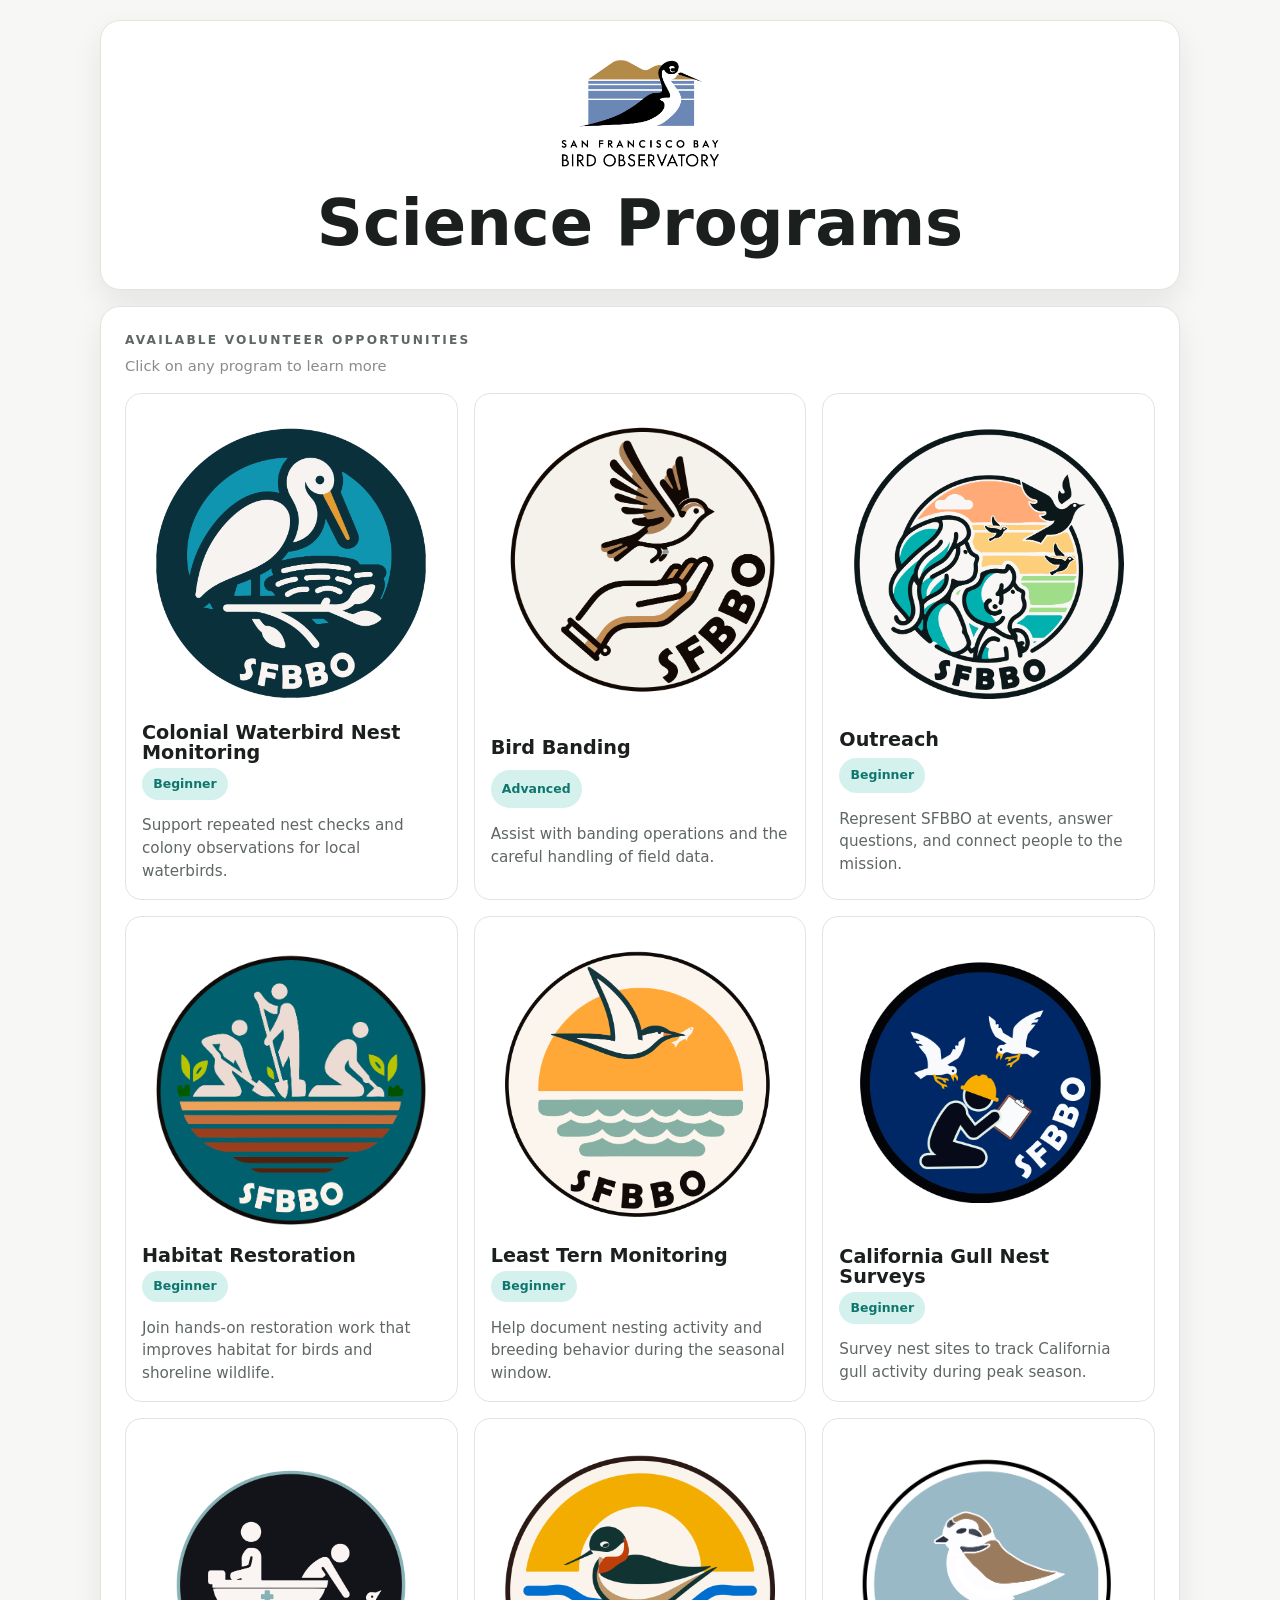
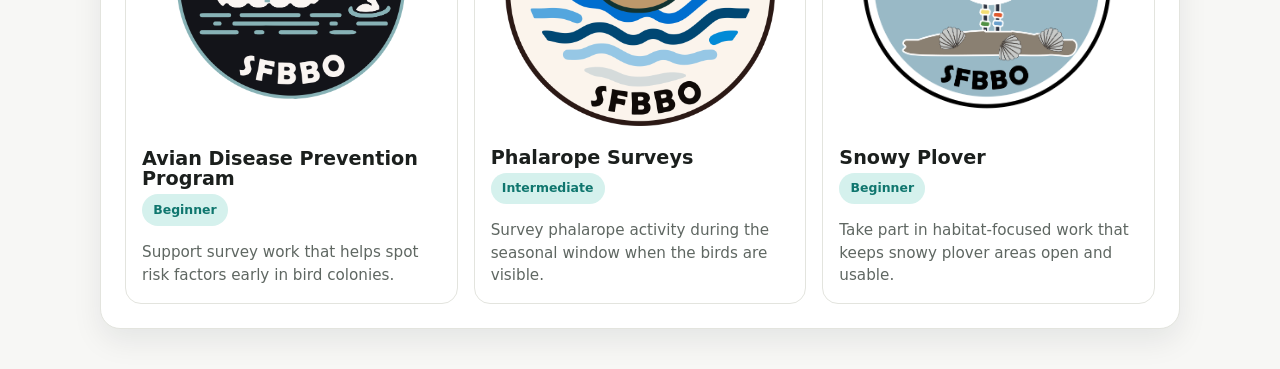
<file: index.html>
<!DOCTYPE html>
<html lang="en">
  <head>
    <meta charset="UTF-8" />
    <meta name="viewport" content="width=device-width, initial-scale=1.0" />
    <title>SFBBO Volunteer Opportunities</title>
    <meta
      name="description"
      content="A simple logo-first catalog of SFBBO volunteering opportunities."
    />
    <meta name="theme-color" content="#1f5c50" />
    <link rel="icon" type="image/svg+xml" href="favicon.svg" />
    <link rel="manifest" href="site.webmanifest" />
    <link rel="stylesheet" href="styles.css" />
  </head>
  <body>
    <main class="page-shell">
      <section class="hero">
        <img class="hero-logo" src="SFBBO_Logo_Rounded.png" alt="San Francisco Bay Bird Observatory logo" />
        <h1>Science Programs</h1>
      </section>

      <section class="catalog-section" aria-labelledby="catalog-heading">
        <div class="section-heading">
          <p class="eyebrow">Available Volunteer Opportunities</p>
          <p class="section-subtitle">Click on any program to learn more</p>
        </div>
        <div class="opportunity-grid" id="opportunity-grid" aria-live="polite"></div>
      </section>

    </main>

    <script src="program-data.js"></script>
    <script src="app.js"></script>
    <script>if('serviceWorker' in navigator){navigator.serviceWorker.register('service-worker.js')}</script>
  </body>
</html>
</file>
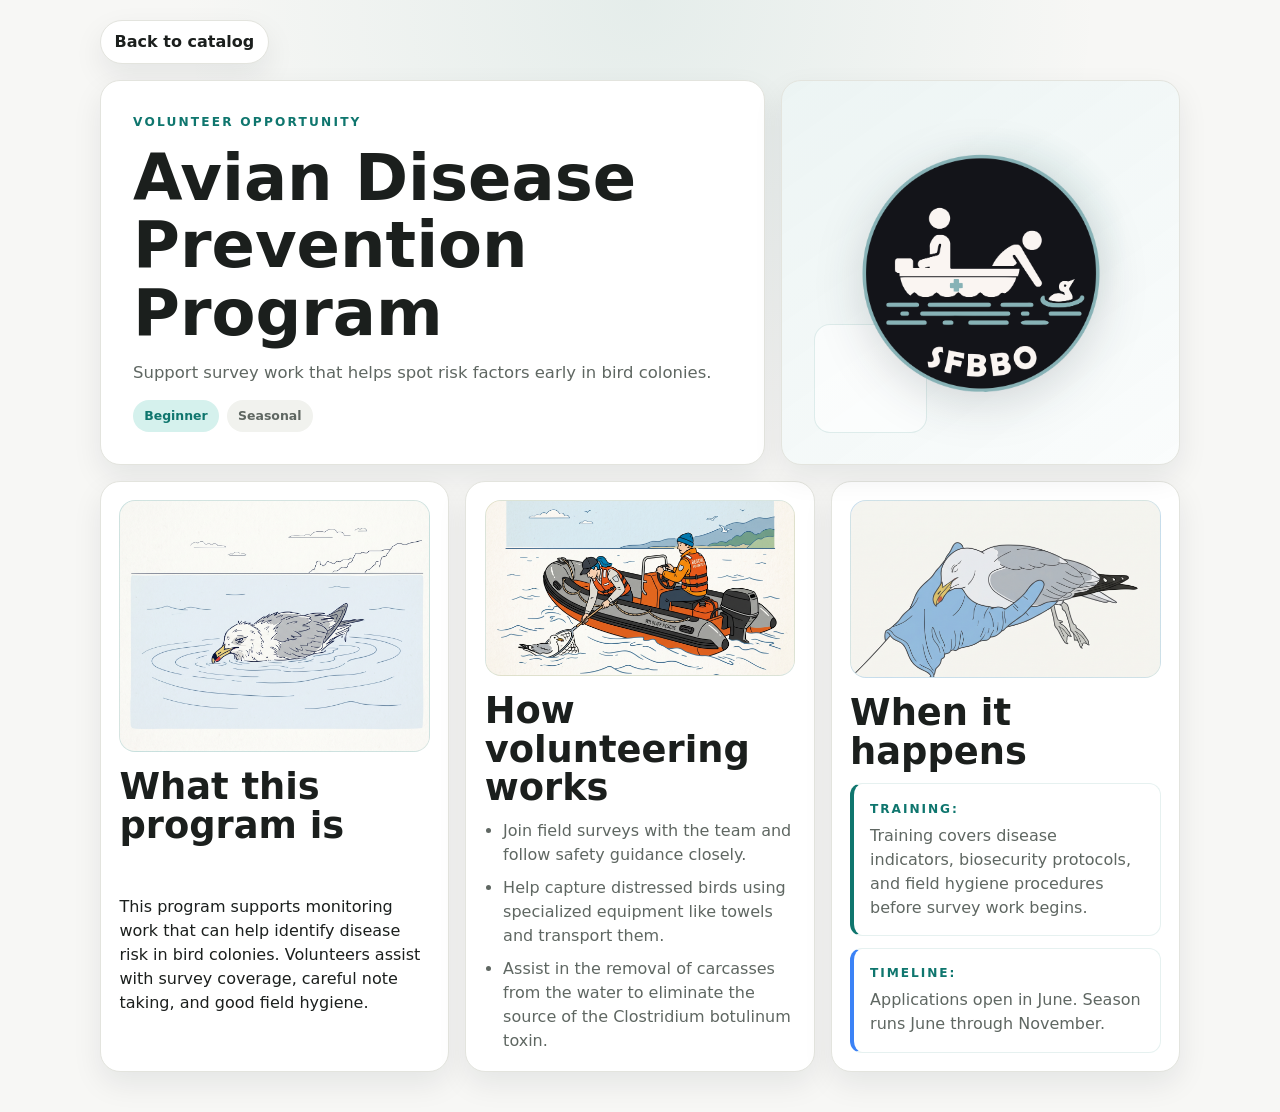
<file: avian-disease-prevention-program.html>
<!DOCTYPE html>
<html lang="en">
  <head>
    <meta charset="UTF-8" />
    <meta name="viewport" content="width=device-width, initial-scale=1.0" />
    <title>Avian Disease Prevention Program | SFBBO Volunteer Opportunities</title>
    <meta
      name="description"
      content="Learn about Avian Disease Prevention Program, a beginner-friendly volunteer opportunity at SFBBO."
    />
    <meta name="theme-color" content="#1f5c50" />
    <link rel="icon" type="image/svg+xml" href="favicon.svg" />
    <link rel="manifest" href="site.webmanifest" />
    <link rel="stylesheet" href="styles.css" />
  </head>
  <body class="program-page">
    <main class="program-shell" data-program="avian-disease-prevention-program">
      <a class="program-back" href="index.html">Back to catalog</a>

      <section class="program-hero">
        <div class="program-hero-copy">
          <p class="eyebrow">Volunteer opportunity</p>
          <h1 data-program-title></h1>
          <p class="program-lede" data-program-summary></p>
          <div class="program-badges">
            <span class="tag" data-program-level></span>
            <span class="tag tag-muted" data-program-phase></span>
          </div>
        </div>
        <div class="program-hero-visual">
          <img data-program-logo alt="" />
        </div>
      </section>

      <section class="program-sections" aria-label="Program details">
        <article class="program-section">
          <div class="program-section-visual program-section-visual-what" aria-hidden="true"></div>
          <div class="program-section-body">
            <h2>What this program is</h2>
            <p data-program-what></p>
          </div>
        </article>
        <article class="program-section">
          <div class="program-section-visual program-section-visual-how" aria-hidden="true"></div>
          <div class="program-section-body">
            <h2>How volunteering works</h2>
            <ul class="program-list" data-program-how></ul>
          </div>
        </article>
        <article class="program-section">
          <div class="program-section-visual program-section-visual-when" aria-hidden="true"></div>
          <div class="program-section-body">
            <h2>When it happens</h2>
            <p data-program-when></p>
          </div>
        </article>
      </section>
    </main>

    <script src="program-data.js"></script>
    <script src="program-page.js"></script>
    <script>if('serviceWorker' in navigator){navigator.serviceWorker.register('service-worker.js')}</script>
  </body>
</html>
</file>
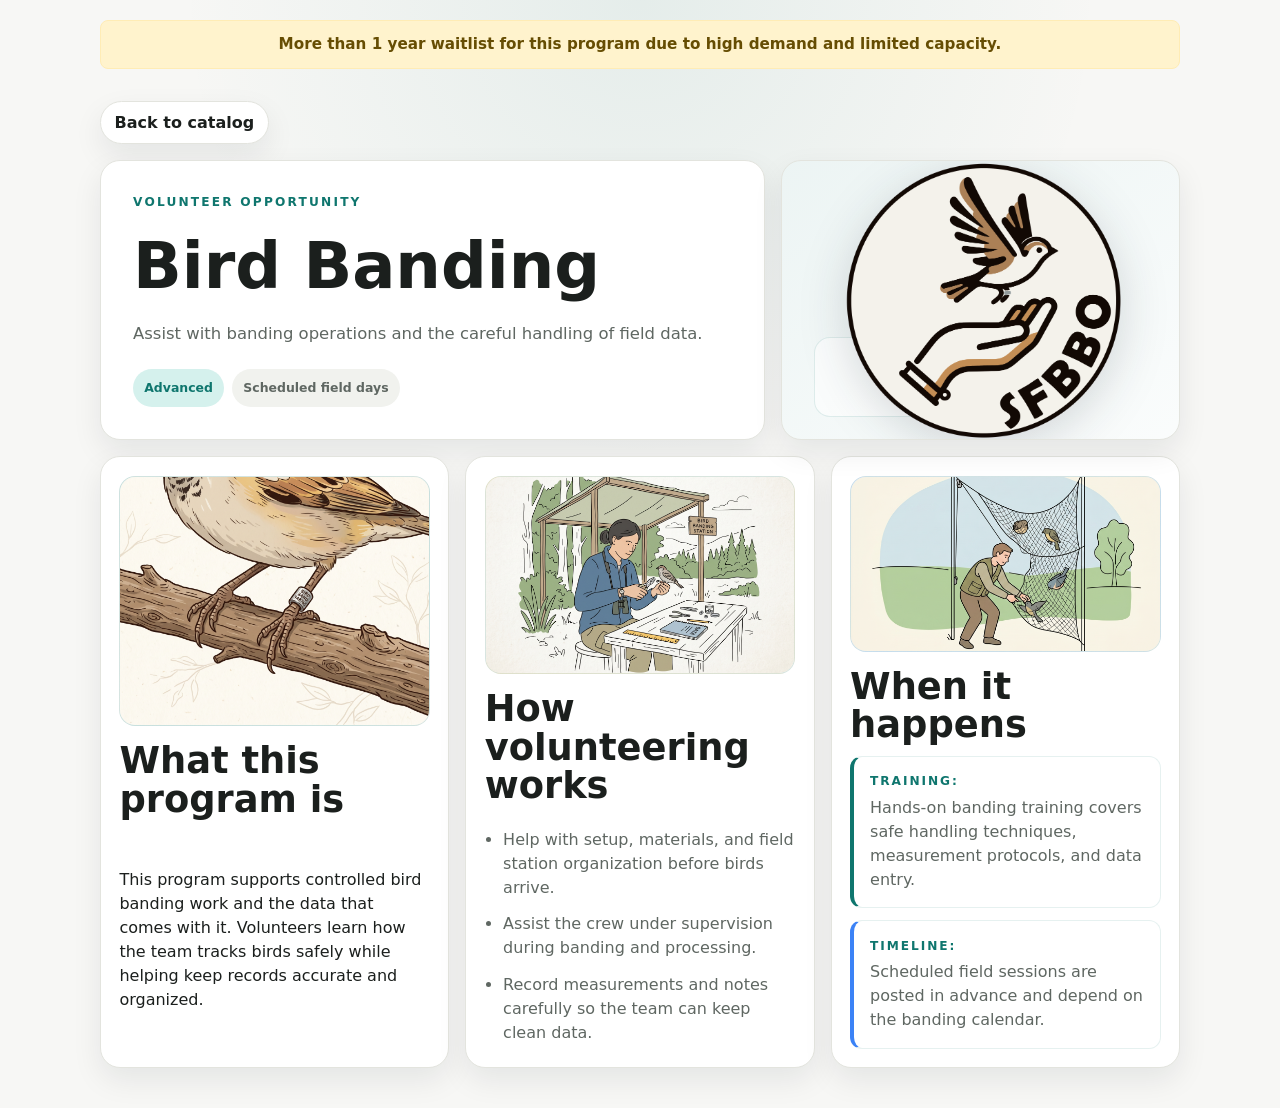
<file: bird-banding.html>
<!DOCTYPE html>
<html lang="en">
  <head>
    <meta charset="UTF-8" />
    <meta name="viewport" content="width=device-width, initial-scale=1.0" />
    <title>Bird Banding | SFBBO Volunteer Opportunities</title>
    <meta
      name="description"
      content="Learn about Bird Banding, an advanced volunteer opportunity at SFBBO."
    />
    <meta name="theme-color" content="#1f5c50" />
    <link rel="icon" type="image/svg+xml" href="favicon.svg" />
    <link rel="manifest" href="site.webmanifest" />
    <link rel="stylesheet" href="styles.css" />
  </head>
  <body class="program-page">
    <main class="program-shell" data-program="bird-banding">
      <div class="program-notice" role="alert">
        More than 1 year waitlist for this program due to high demand and limited capacity.
      </div>
      <a class="program-back" href="index.html">Back to catalog</a>

      <section class="program-hero">
        <div class="program-hero-copy">
          <p class="eyebrow">Volunteer opportunity</p>
          <h1 data-program-title></h1>
          <p class="program-lede" data-program-summary></p>
          <div class="program-badges">
            <span class="tag" data-program-level></span>
            <span class="tag tag-muted" data-program-phase></span>
          </div>
        </div>
        <div class="program-hero-visual">
          <img data-program-logo alt="" />
        </div>
      </section>

      <section class="program-sections" aria-label="Program details">
        <article class="program-section">
          <div class="program-section-visual program-section-visual-what" aria-hidden="true"></div>
          <div class="program-section-body">
            <h2>What this program is</h2>
            <p data-program-what></p>
          </div>
        </article>
        <article class="program-section">
          <div class="program-section-visual program-section-visual-how" aria-hidden="true"></div>
          <div class="program-section-body">
            <h2>How volunteering works</h2>
            <ul class="program-list" data-program-how></ul>
          </div>
        </article>
        <article class="program-section">
          <div class="program-section-visual program-section-visual-when" aria-hidden="true"></div>
          <div class="program-section-body">
            <h2>When it happens</h2>
            <p data-program-when></p>
          </div>
        </article>
      </section>
    </main>

    <script src="program-data.js"></script>
    <script src="program-page.js"></script>
    <script>if('serviceWorker' in navigator){navigator.serviceWorker.register('service-worker.js')}</script>
  </body>
</html>
</file>
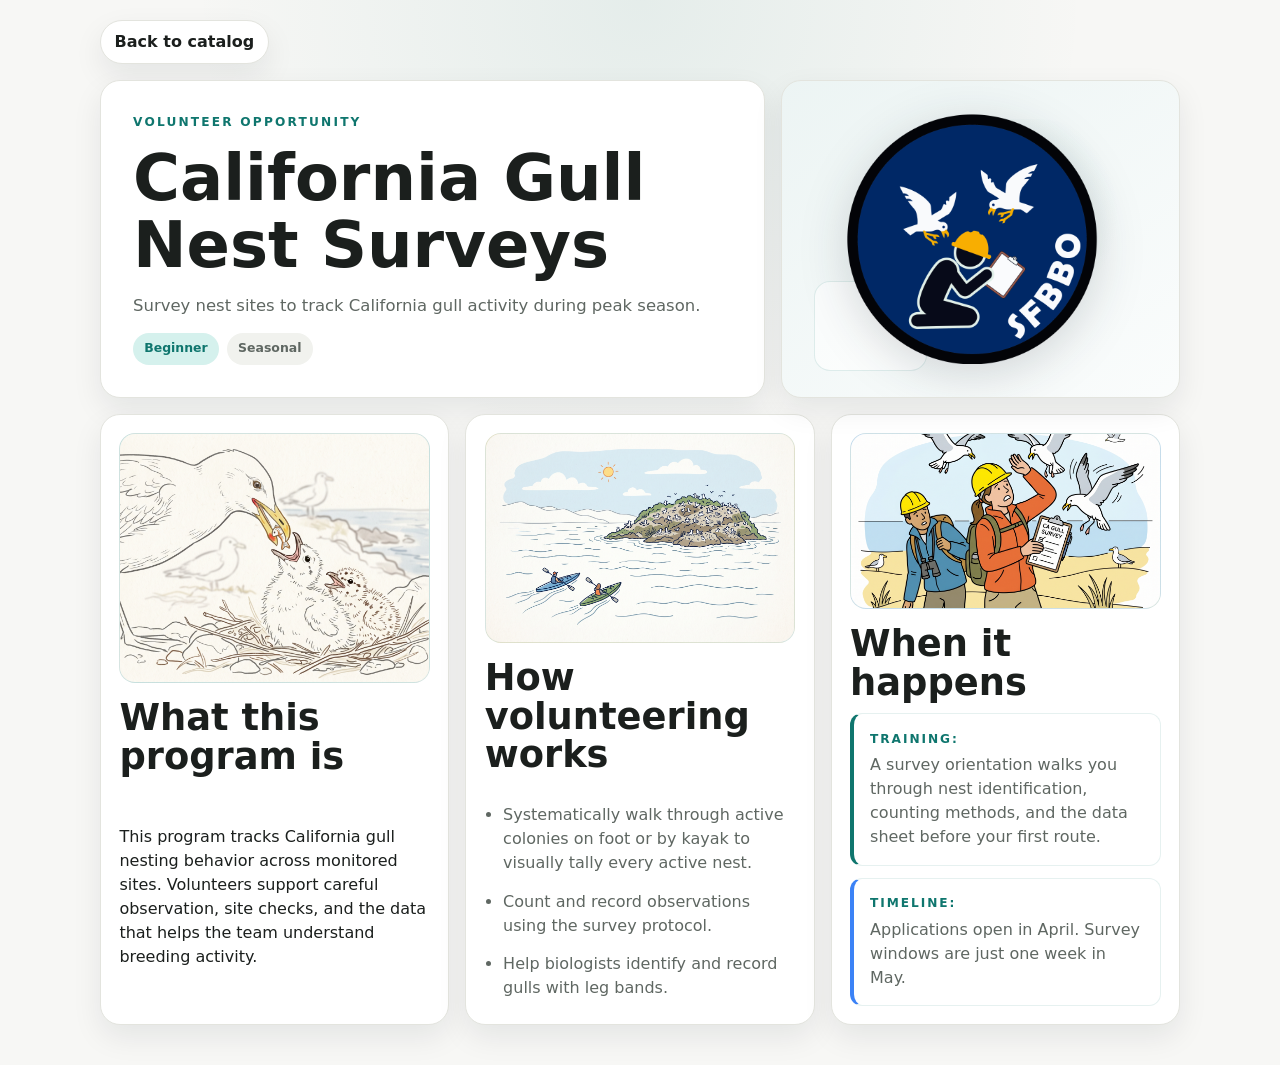
<file: california-gull-nest-surveys.html>
<!DOCTYPE html>
<html lang="en">
  <head>
    <meta charset="UTF-8" />
    <meta name="viewport" content="width=device-width, initial-scale=1.0" />
    <title>California Gull Nest Surveys | SFBBO Volunteer Opportunities</title>
    <meta
      name="description"
      content="Learn about California Gull Nest Surveys, a beginner-friendly volunteer opportunity at SFBBO."
    />
    <meta name="theme-color" content="#1f5c50" />
    <link rel="icon" type="image/svg+xml" href="favicon.svg" />
    <link rel="manifest" href="site.webmanifest" />
    <link rel="stylesheet" href="styles.css" />
  </head>
  <body class="program-page">
    <main class="program-shell" data-program="california-gull-nest-surveys">
      <a class="program-back" href="index.html">Back to catalog</a>

      <section class="program-hero">
        <div class="program-hero-copy">
          <p class="eyebrow">Volunteer opportunity</p>
          <h1 data-program-title></h1>
          <p class="program-lede" data-program-summary></p>
          <div class="program-badges">
            <span class="tag" data-program-level></span>
            <span class="tag tag-muted" data-program-phase></span>
          </div>
        </div>
        <div class="program-hero-visual">
          <img data-program-logo alt="" />
        </div>
      </section>

      <section class="program-sections" aria-label="Program details">
        <article class="program-section">
          <div class="program-section-visual program-section-visual-what" aria-hidden="true"></div>
          <div class="program-section-body">
            <h2>What this program is</h2>
            <p data-program-what></p>
          </div>
        </article>
        <article class="program-section">
          <div class="program-section-visual program-section-visual-how" aria-hidden="true"></div>
          <div class="program-section-body">
            <h2>How volunteering works</h2>
            <ul class="program-list" data-program-how></ul>
          </div>
        </article>
        <article class="program-section">
          <div class="program-section-visual program-section-visual-when" aria-hidden="true"></div>
          <div class="program-section-body">
            <h2>When it happens</h2>
            <p data-program-when></p>
          </div>
        </article>
      </section>
    </main>

    <script src="program-data.js"></script>
    <script src="program-page.js"></script>
    <script>if('serviceWorker' in navigator){navigator.serviceWorker.register('service-worker.js')}</script>
  </body>
</html>
</file>
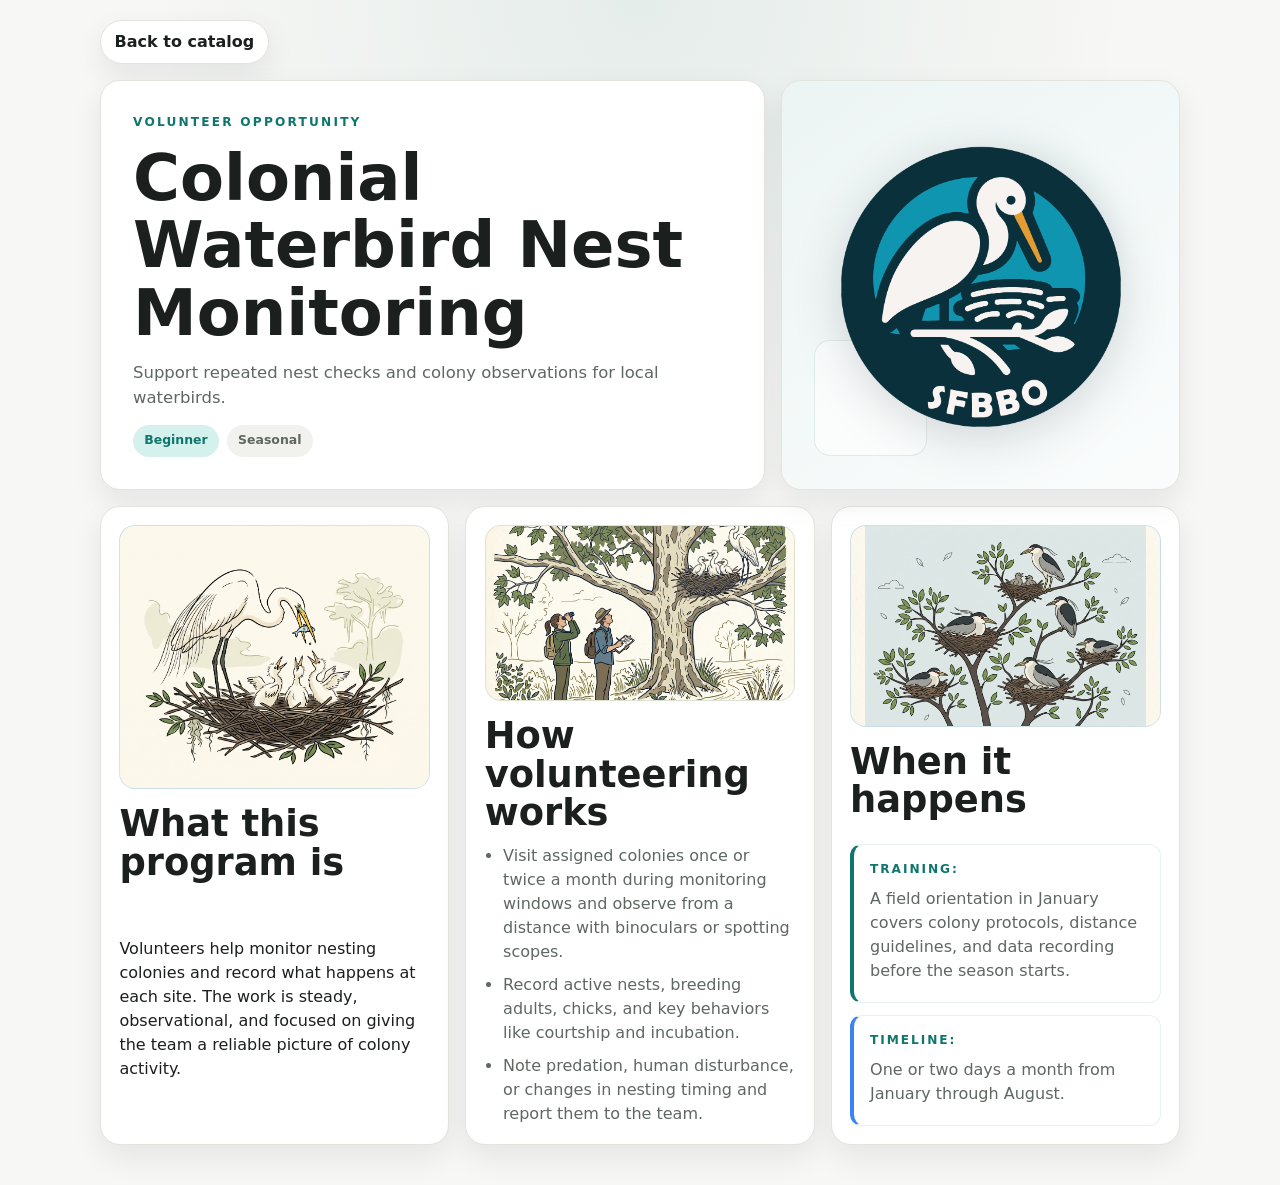
<file: colonial-waterbird-nest-monitoring.html>
<!DOCTYPE html>
<html lang="en">
  <head>
    <meta charset="UTF-8" />
    <meta name="viewport" content="width=device-width, initial-scale=1.0" />
    <title>Colonial Waterbird Nest Monitoring | SFBBO Volunteer Opportunities</title>
    <meta
      name="description"
      content="Learn about Colonial Waterbird Nest Monitoring, a beginner-friendly volunteer opportunity at SFBBO."
    />
    <meta name="theme-color" content="#1f5c50" />
    <link rel="icon" type="image/svg+xml" href="favicon.svg" />
    <link rel="manifest" href="site.webmanifest" />
    <link rel="stylesheet" href="styles.css" />
  </head>
  <body class="program-page">
    <main class="program-shell" data-program="colonial-waterbird-nest-monitoring">
      <a class="program-back" href="index.html">Back to catalog</a>

      <section class="program-hero">
        <div class="program-hero-copy">
          <p class="eyebrow">Volunteer opportunity</p>
          <h1 data-program-title></h1>
          <p class="program-lede" data-program-summary></p>
          <div class="program-badges">
            <span class="tag" data-program-level></span>
            <span class="tag tag-muted" data-program-phase></span>
          </div>
        </div>
        <div class="program-hero-visual">
          <img data-program-logo alt="" />
        </div>
      </section>

      <section class="program-sections" aria-label="Program details">
        <article class="program-section">
          <div class="program-section-visual program-section-visual-what" aria-hidden="true"></div>
          <div class="program-section-body">
            <h2>What this program is</h2>
            <p data-program-what></p>
          </div>
        </article>
        <article class="program-section">
          <div class="program-section-visual program-section-visual-how" aria-hidden="true"></div>
          <div class="program-section-body">
            <h2>How volunteering works</h2>
            <ul class="program-list" data-program-how></ul>
          </div>
        </article>
        <article class="program-section">
          <div class="program-section-visual program-section-visual-when" aria-hidden="true"></div>
          <div class="program-section-body">
            <h2>When it happens</h2>
            <p data-program-when></p>
          </div>
        </article>
      </section>
    </main>

    <script src="program-data.js"></script>
    <script src="program-page.js"></script>
    <script>if('serviceWorker' in navigator){navigator.serviceWorker.register('service-worker.js')}</script>
  </body>
</html>
</file>
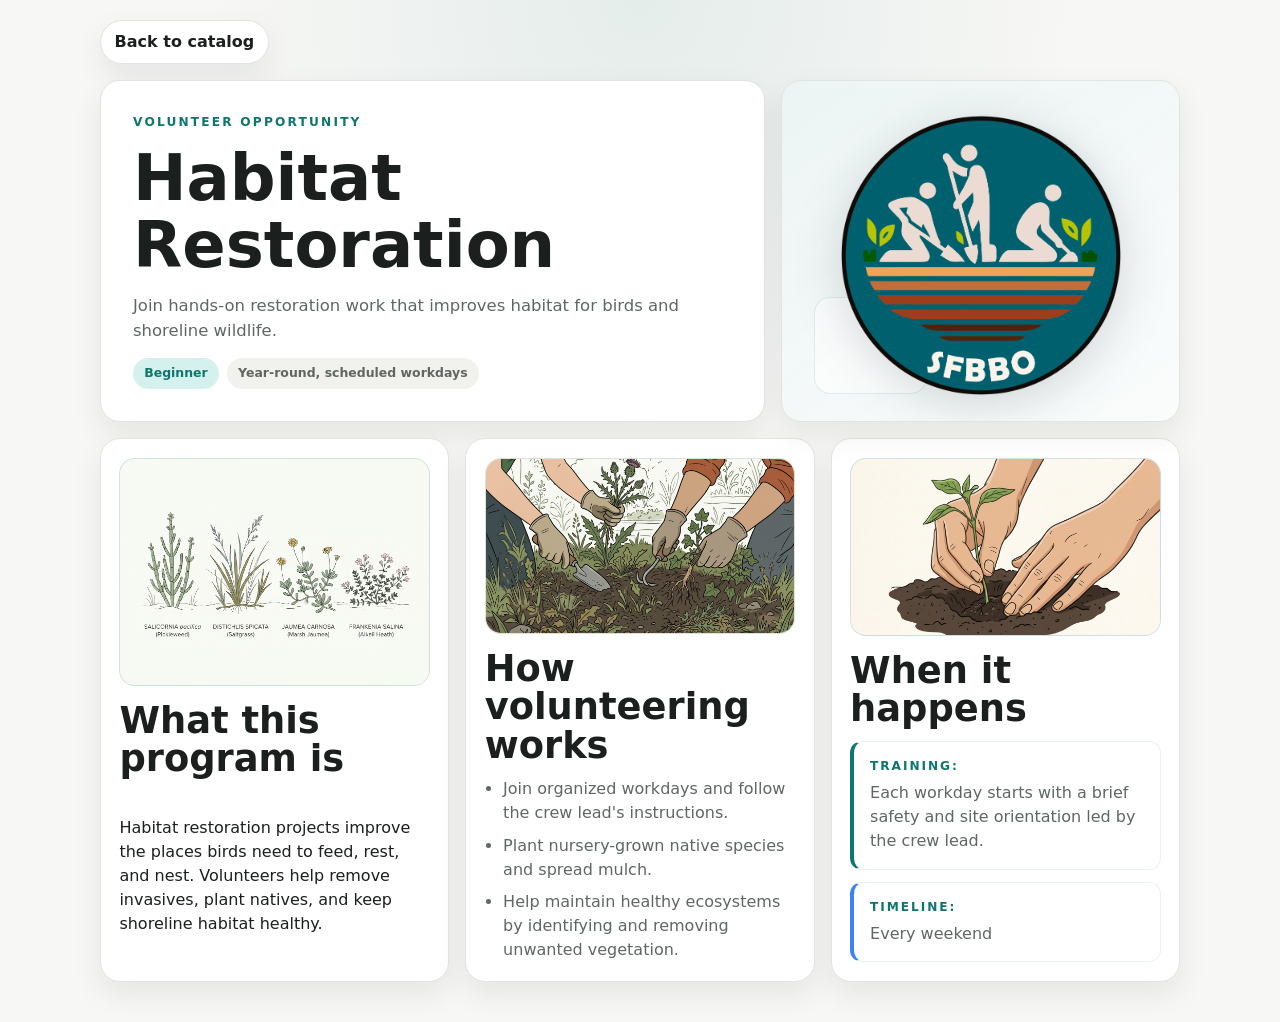
<file: habitat-restoration.html>
<!DOCTYPE html>
<html lang="en">
  <head>
    <meta charset="UTF-8" />
    <meta name="viewport" content="width=device-width, initial-scale=1.0" />
    <title>Habitat Restoration | SFBBO Volunteer Opportunities</title>
    <meta
      name="description"
      content="Learn about Habitat Restoration, a beginner-friendly volunteer opportunity at SFBBO."
    />
    <meta name="theme-color" content="#1f5c50" />
    <link rel="icon" type="image/svg+xml" href="favicon.svg" />
    <link rel="manifest" href="site.webmanifest" />
    <link rel="stylesheet" href="styles.css" />
  </head>
  <body class="program-page">
    <main class="program-shell" data-program="habitat-restoration">
      <a class="program-back" href="index.html">Back to catalog</a>

      <section class="program-hero">
        <div class="program-hero-copy">
          <p class="eyebrow">Volunteer opportunity</p>
          <h1 data-program-title></h1>
          <p class="program-lede" data-program-summary></p>
          <div class="program-badges">
            <span class="tag" data-program-level></span>
            <span class="tag tag-muted" data-program-phase></span>
          </div>
        </div>
        <div class="program-hero-visual">
          <img data-program-logo alt="" />
        </div>
      </section>

      <section class="program-sections" aria-label="Program details">
        <article class="program-section">
          <div class="program-section-visual program-section-visual-what" aria-hidden="true"></div>
          <div class="program-section-body">
            <h2>What this program is</h2>
            <p data-program-what></p>
          </div>
        </article>
        <article class="program-section">
          <div class="program-section-visual program-section-visual-how" aria-hidden="true"></div>
          <div class="program-section-body">
            <h2>How volunteering works</h2>
            <ul class="program-list" data-program-how></ul>
          </div>
        </article>
        <article class="program-section">
          <div class="program-section-visual program-section-visual-when" aria-hidden="true"></div>
          <div class="program-section-body">
            <h2>When it happens</h2>
            <p data-program-when></p>
          </div>
        </article>
      </section>
    </main>

    <script src="program-data.js"></script>
    <script src="program-page.js"></script>
    <script>if('serviceWorker' in navigator){navigator.serviceWorker.register('service-worker.js')}</script>
  </body>
</html>
</file>
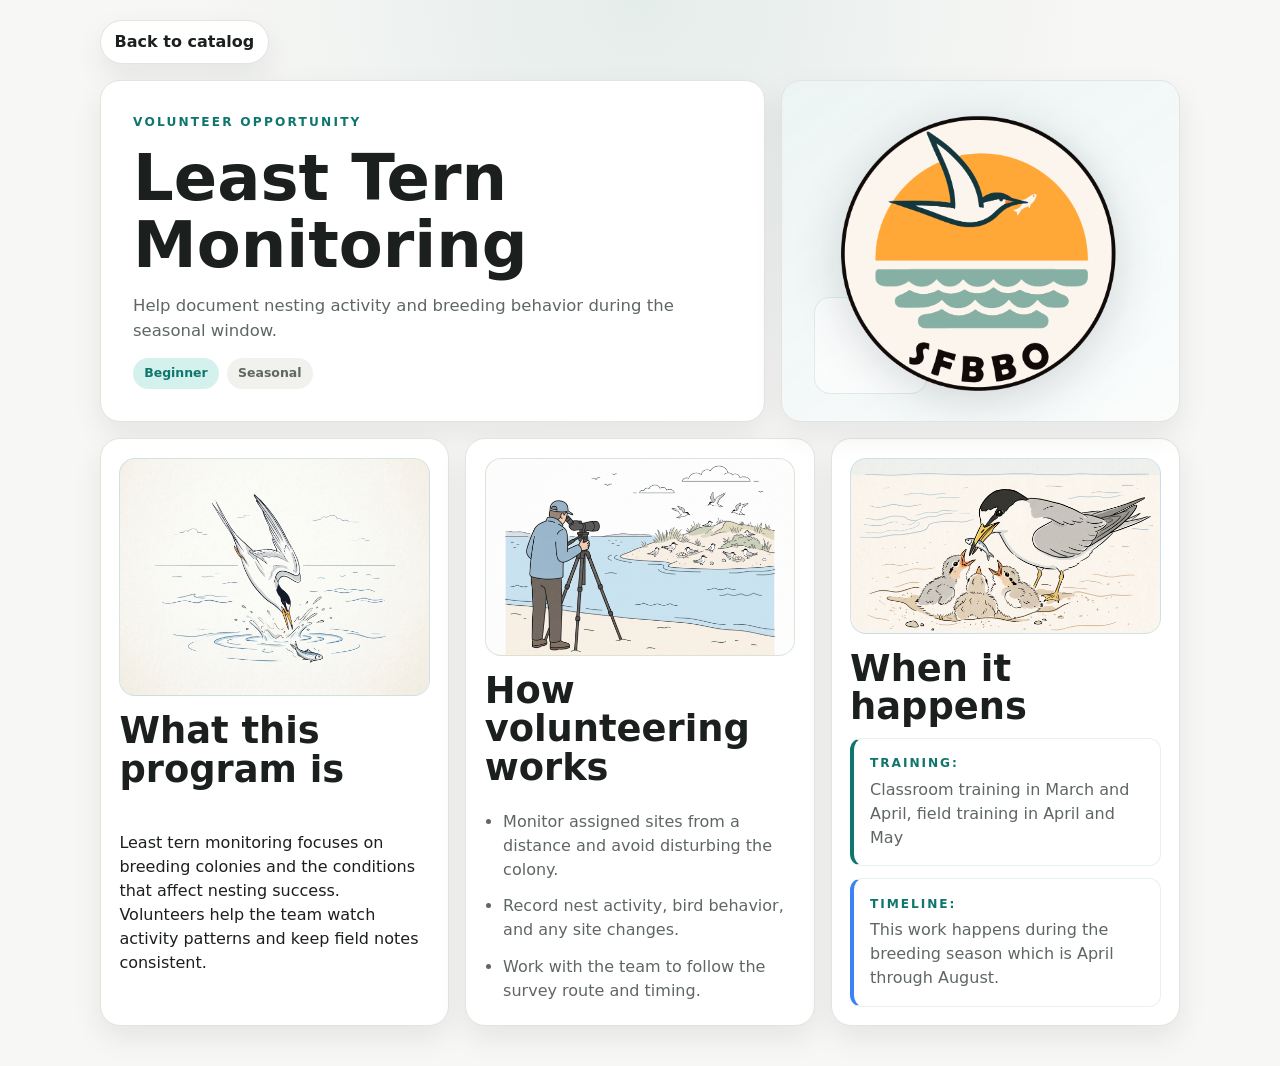
<file: least-tern-monitoring.html>
<!DOCTYPE html>
<html lang="en">
  <head>
    <meta charset="UTF-8" />
    <meta name="viewport" content="width=device-width, initial-scale=1.0" />
    <title>Least Tern Monitoring | SFBBO Volunteer Opportunities</title>
    <meta
      name="description"
      content="Learn about Least Tern Monitoring, a beginner-friendly volunteer opportunity at SFBBO."
    />
    <meta name="theme-color" content="#1f5c50" />
    <link rel="icon" type="image/svg+xml" href="favicon.svg" />
    <link rel="manifest" href="site.webmanifest" />
    <link rel="stylesheet" href="styles.css" />
  </head>
  <body class="program-page">
    <main class="program-shell" data-program="least-tern-monitoring">
      <a class="program-back" href="index.html">Back to catalog</a>

      <section class="program-hero">
        <div class="program-hero-copy">
          <p class="eyebrow">Volunteer opportunity</p>
          <h1 data-program-title></h1>
          <p class="program-lede" data-program-summary></p>
          <div class="program-badges">
            <span class="tag" data-program-level></span>
            <span class="tag tag-muted" data-program-phase></span>
          </div>
        </div>
        <div class="program-hero-visual">
          <img data-program-logo alt="" />
        </div>
      </section>

      <section class="program-sections" aria-label="Program details">
        <article class="program-section">
          <div class="program-section-visual program-section-visual-what" aria-hidden="true"></div>
          <div class="program-section-body">
            <h2>What this program is</h2>
            <p data-program-what></p>
          </div>
        </article>
        <article class="program-section">
          <div class="program-section-visual program-section-visual-how" aria-hidden="true"></div>
          <div class="program-section-body">
            <h2>How volunteering works</h2>
            <ul class="program-list" data-program-how></ul>
          </div>
        </article>
        <article class="program-section">
          <div class="program-section-visual program-section-visual-when" aria-hidden="true"></div>
          <div class="program-section-body">
            <h2>When it happens</h2>
            <p data-program-when></p>
          </div>
        </article>
      </section>
    </main>

    <script src="program-data.js"></script>
    <script src="program-page.js"></script>
    <script>if('serviceWorker' in navigator){navigator.serviceWorker.register('service-worker.js')}</script>
  </body>
</html>
</file>
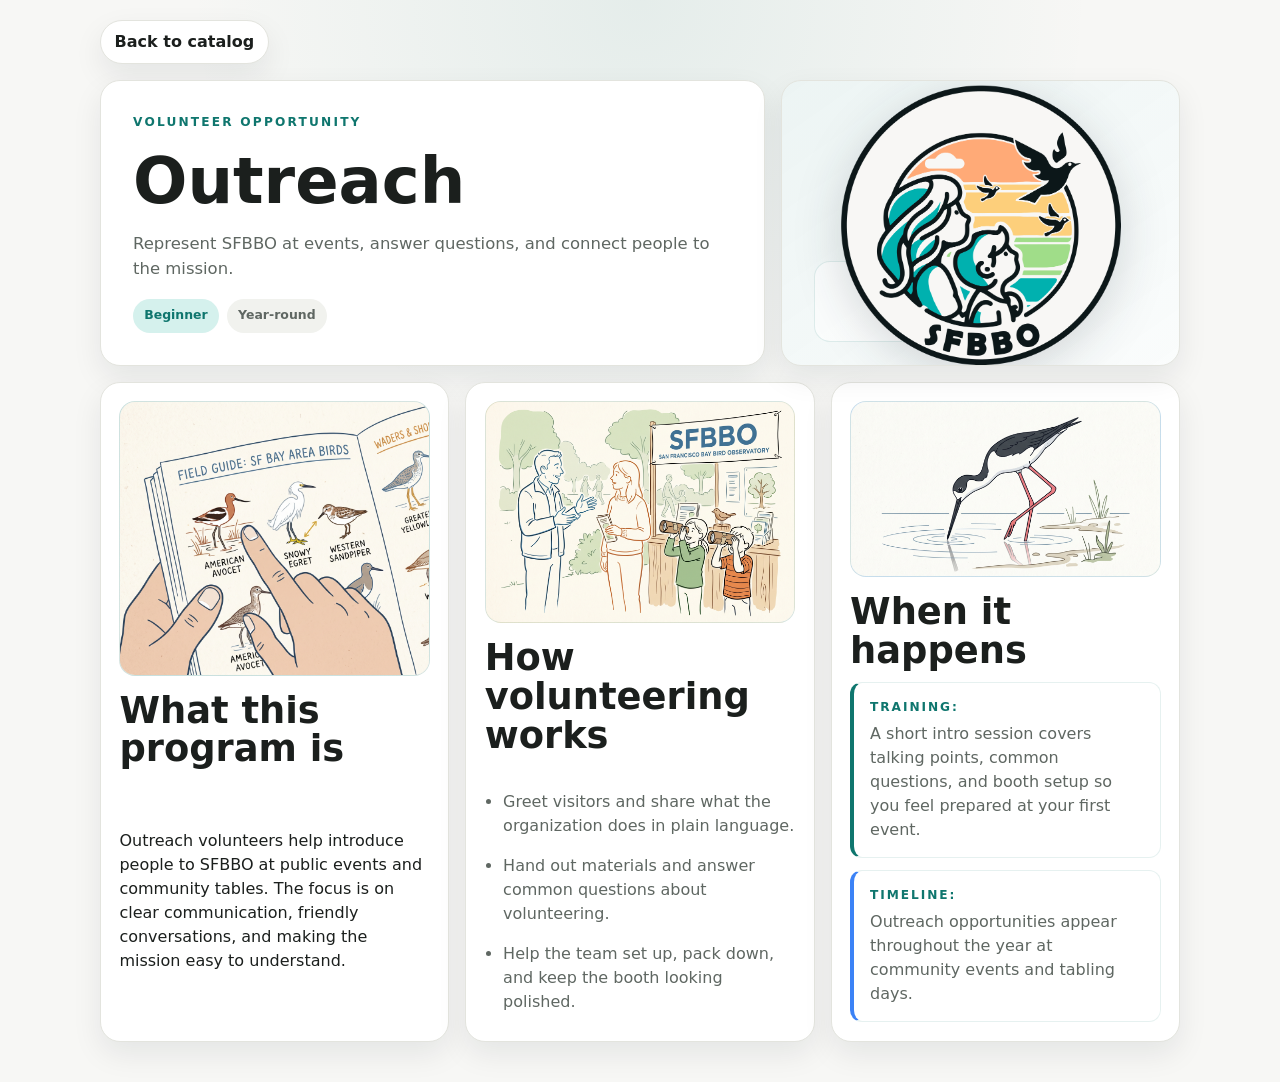
<file: outreach.html>
<!DOCTYPE html>
<html lang="en">
  <head>
    <meta charset="UTF-8" />
    <meta name="viewport" content="width=device-width, initial-scale=1.0" />
    <title>Outreach | SFBBO Volunteer Opportunities</title>
    <meta
      name="description"
      content="Learn about Outreach, a beginner-friendly volunteer opportunity at SFBBO."
    />
    <meta name="theme-color" content="#1f5c50" />
    <link rel="icon" type="image/svg+xml" href="favicon.svg" />
    <link rel="manifest" href="site.webmanifest" />
    <link rel="stylesheet" href="styles.css" />
  </head>
  <body class="program-page">
    <main class="program-shell" data-program="outreach">
      <a class="program-back" href="index.html">Back to catalog</a>

      <section class="program-hero">
        <div class="program-hero-copy">
          <p class="eyebrow">Volunteer opportunity</p>
          <h1 data-program-title></h1>
          <p class="program-lede" data-program-summary></p>
          <div class="program-badges">
            <span class="tag" data-program-level></span>
            <span class="tag tag-muted" data-program-phase></span>
          </div>
        </div>
        <div class="program-hero-visual">
          <img data-program-logo alt="" />
        </div>
      </section>

      <section class="program-sections" aria-label="Program details">
        <article class="program-section">
          <div class="program-section-visual program-section-visual-what" aria-hidden="true"></div>
          <div class="program-section-body">
            <h2>What this program is</h2>
            <p data-program-what></p>
          </div>
        </article>
        <article class="program-section">
          <div class="program-section-visual program-section-visual-how" aria-hidden="true"></div>
          <div class="program-section-body">
            <h2>How volunteering works</h2>
            <ul class="program-list" data-program-how></ul>
          </div>
        </article>
        <article class="program-section">
          <div class="program-section-visual program-section-visual-when" aria-hidden="true"></div>
          <div class="program-section-body">
            <h2>When it happens</h2>
            <p data-program-when></p>
          </div>
        </article>
      </section>
    </main>

    <script src="program-data.js"></script>
    <script src="program-page.js"></script>
    <script>if('serviceWorker' in navigator){navigator.serviceWorker.register('service-worker.js')}</script>
  </body>
</html>
</file>
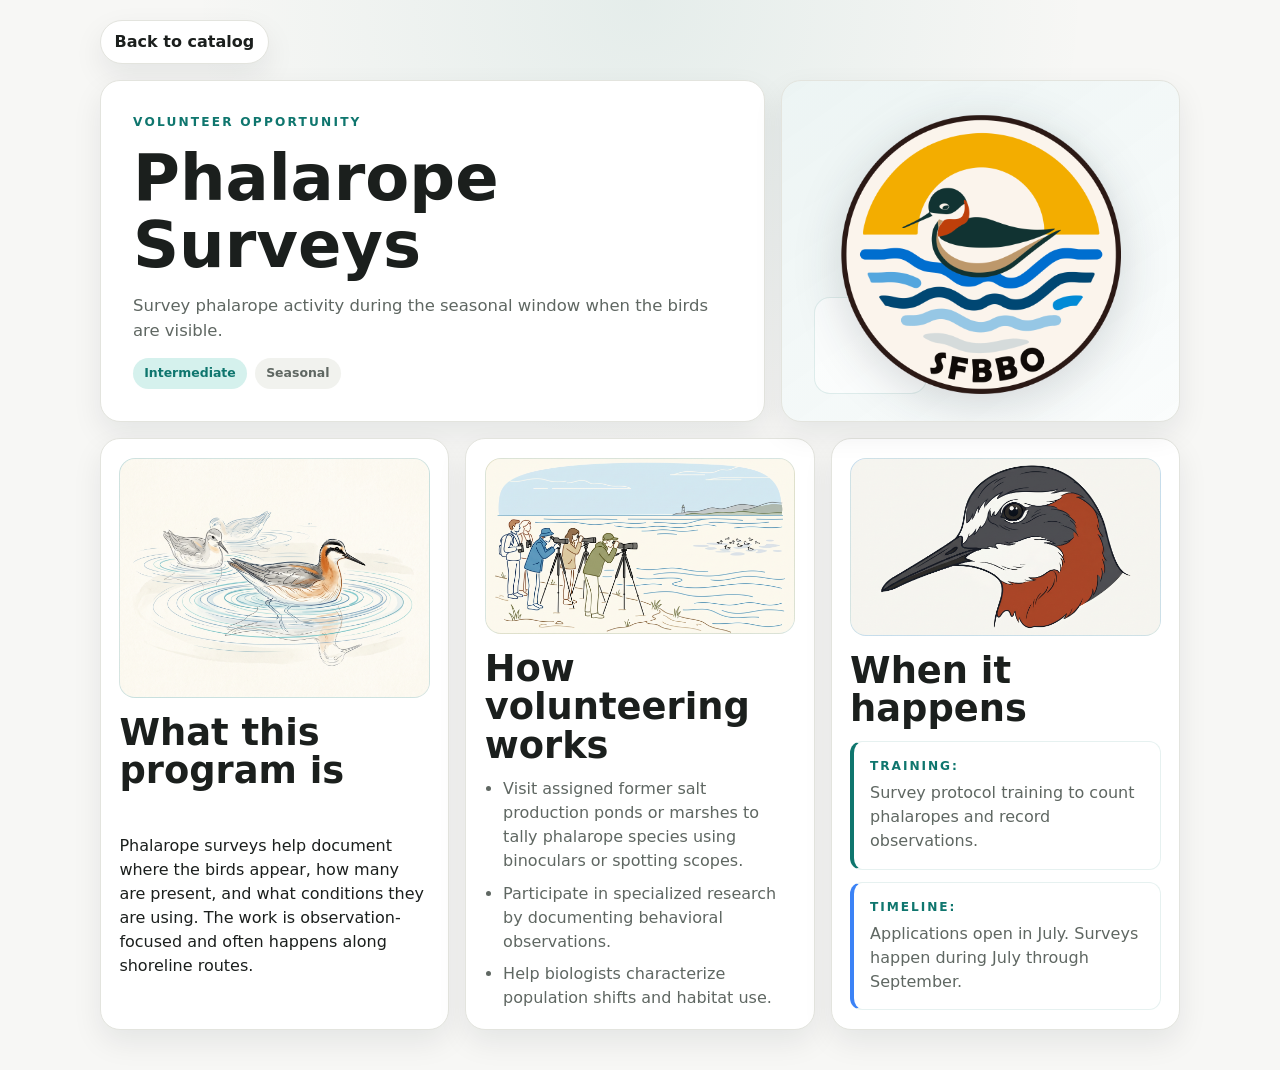
<file: phalarope-surveys.html>
<!DOCTYPE html>
<html lang="en">
  <head>
    <meta charset="UTF-8" />
    <meta name="viewport" content="width=device-width, initial-scale=1.0" />
    <title>Phalarope Surveys | SFBBO Volunteer Opportunities</title>
    <meta
      name="description"
      content="Learn about Phalarope Surveys, an intermediate volunteer opportunity at SFBBO."
    />
    <meta name="theme-color" content="#1f5c50" />
    <link rel="icon" type="image/svg+xml" href="favicon.svg" />
    <link rel="manifest" href="site.webmanifest" />
    <link rel="stylesheet" href="styles.css" />
  </head>
  <body class="program-page">
    <main class="program-shell" data-program="phalarope-surveys">
      <a class="program-back" href="index.html">Back to catalog</a>

      <section class="program-hero">
        <div class="program-hero-copy">
          <p class="eyebrow">Volunteer opportunity</p>
          <h1 data-program-title></h1>
          <p class="program-lede" data-program-summary></p>
          <div class="program-badges">
            <span class="tag" data-program-level></span>
            <span class="tag tag-muted" data-program-phase></span>
          </div>
        </div>
        <div class="program-hero-visual">
          <img data-program-logo alt="" />
        </div>
      </section>

      <section class="program-sections" aria-label="Program details">
        <article class="program-section">
          <div class="program-section-visual program-section-visual-what" aria-hidden="true"></div>
          <div class="program-section-body">
            <h2>What this program is</h2>
            <p data-program-what></p>
          </div>
        </article>
        <article class="program-section">
          <div class="program-section-visual program-section-visual-how" aria-hidden="true"></div>
          <div class="program-section-body">
            <h2>How volunteering works</h2>
            <ul class="program-list" data-program-how></ul>
          </div>
        </article>
        <article class="program-section">
          <div class="program-section-visual program-section-visual-when" aria-hidden="true"></div>
          <div class="program-section-body">
            <h2>When it happens</h2>
            <p data-program-when></p>
          </div>
        </article>
      </section>
    </main>

    <script src="program-data.js"></script>
    <script src="program-page.js"></script>
    <script>if('serviceWorker' in navigator){navigator.serviceWorker.register('service-worker.js')}</script>
  </body>
</html>
</file>
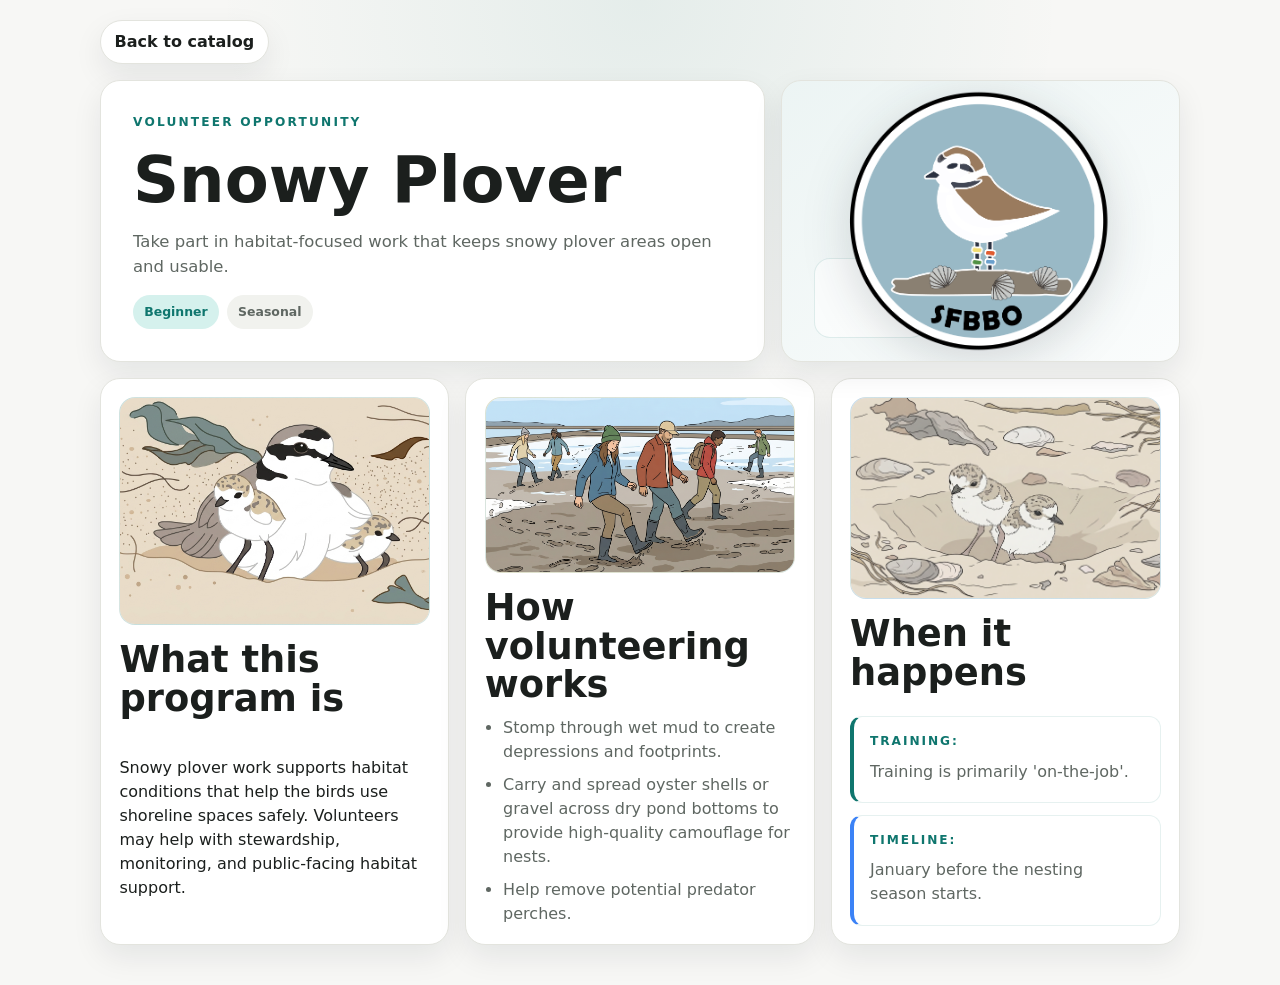
<file: snowy-plover.html>
<!DOCTYPE html>
<html lang="en">
  <head>
    <meta charset="UTF-8" />
    <meta name="viewport" content="width=device-width, initial-scale=1.0" />
    <title>Snowy Plover | SFBBO Volunteer Opportunities</title>
    <meta
      name="description"
      content="Learn about Snowy Plover, a beginner-friendly volunteer opportunity at SFBBO."
    />
    <meta name="theme-color" content="#1f5c50" />
    <link rel="icon" type="image/svg+xml" href="favicon.svg" />
    <link rel="manifest" href="site.webmanifest" />
    <link rel="stylesheet" href="styles.css" />
  </head>
  <body class="program-page">
    <main class="program-shell" data-program="snowy-plover">
      <a class="program-back" href="index.html">Back to catalog</a>

      <section class="program-hero">
        <div class="program-hero-copy">
          <p class="eyebrow">Volunteer opportunity</p>
          <h1 data-program-title></h1>
          <p class="program-lede" data-program-summary></p>
          <div class="program-badges">
            <span class="tag" data-program-level></span>
            <span class="tag tag-muted" data-program-phase></span>
          </div>
        </div>
        <div class="program-hero-visual">
          <img data-program-logo alt="" />
        </div>
      </section>

      <section class="program-sections" aria-label="Program details">
        <article class="program-section">
          <div class="program-section-visual program-section-visual-what" aria-hidden="true"></div>
          <div class="program-section-body">
            <h2>What this program is</h2>
            <p data-program-what></p>
          </div>
        </article>
        <article class="program-section">
          <div class="program-section-visual program-section-visual-how" aria-hidden="true"></div>
          <div class="program-section-body">
            <h2>How volunteering works</h2>
            <ul class="program-list" data-program-how></ul>
          </div>
        </article>
        <article class="program-section">
          <div class="program-section-visual program-section-visual-when" aria-hidden="true"></div>
          <div class="program-section-body">
            <h2>When it happens</h2>
            <p data-program-when></p>
          </div>
        </article>
      </section>
    </main>

    <script src="program-data.js"></script>
    <script src="program-page.js"></script>
    <script>if('serviceWorker' in navigator){navigator.serviceWorker.register('service-worker.js')}</script>
  </body>
</html>
</file>
<file: styles.css>
:root {
  --bg: #f7f7f5;
  --surface: #ffffff;
  --surface-muted: #f1f2ee;
  --border: #e3e4de;
  --text: #1b1f1d;
  --text-soft: #5f6762;
  --accent: #0f766e;
  --accent-soft: #d5f1ed;
  --shadow: 0 12px 30px rgba(16, 24, 40, 0.08);
  --radius-xl: 1.25rem;
  --radius-lg: 1rem;
  --radius-md: 0.75rem;
  --radius-sm: 999px;
  --font-heading: ui-sans-serif, system-ui, -apple-system, BlinkMacSystemFont, "Segoe UI", Roboto, "Helvetica Neue", Arial, sans-serif;
  --font-body: ui-sans-serif, system-ui, -apple-system, BlinkMacSystemFont, "Segoe UI", Roboto, "Helvetica Neue", Arial, sans-serif;
}

* {
  box-sizing: border-box;
}

html {
  scroll-behavior: smooth;
}

body {
  margin: 0;
  min-height: 100vh;
  background: var(--bg);
  color: var(--text);
  font-family: var(--font-body);
  line-height: 1.5;
}

body.program-page {
  background:
    radial-gradient(circle at top, rgba(15, 118, 110, 0.08), transparent 36%),
    var(--bg);
}

.page-shell {
  width: min(1080px, calc(100% - 2rem));
  margin: 0 auto;
  padding: 1.25rem 0 2.5rem;
}

.hero,
.catalog-section {
  background: var(--surface);
  border: 1px solid var(--border);
  border-radius: var(--radius-xl);
  box-shadow: var(--shadow);
}

.hero {
  display: grid;
  justify-items: center;
  gap: 0.9rem;
  padding: 2rem 1.5rem;
  text-align: center;
}

.hero-logo {
  width: min(180px, 40vw);
  height: auto;
  display: block;
}

.eyebrow {
  margin: 0;
  color: var(--accent);
  font-size: 0.76rem;
  font-weight: 700;
  letter-spacing: 0.18em;
  text-transform: uppercase;
}

h1,
h2,
h3 {
  margin: 0;
  font-family: var(--font-heading);
  line-height: 1.05;
}

h1 {
  font-size: clamp(2.4rem, 5vw, 4rem);
}

h2 {
  font-size: clamp(1.6rem, 3vw, 2.3rem);
}

p {
  margin: 0;
}

.hero-text,
.section-heading p,
.card-copy {
  color: var(--text-soft);
}

.hero-text {
  max-width: 44rem;
  font-size: 1.02rem;
}

.catalog-section {
  margin-top: 1rem;
  padding: 1.5rem;
}

.section-heading {
  display: grid;
  gap: 0.35rem;
  margin-bottom: 1rem;
}

.section-subtitle {
  font-size: 0.92rem;
  color: var(--text-soft);
  opacity: 0.75;
}

.opportunity-grid {
  display: grid;
  grid-template-columns: repeat(3, minmax(0, 1fr));
  gap: 1rem;
}

.opportunity-card {
  display: grid;
  gap: 0.9rem;
  padding: 1rem;
  border-radius: var(--radius-lg);
  border: 1px solid var(--border);
  background: #ffffff;
  transition:
    transform 220ms ease,
    box-shadow 220ms ease,
    border-color 220ms ease;
}

.opportunity-card-link {
  color: inherit;
  text-decoration: none;
  cursor: pointer;
}

.opportunity-card-link:focus-visible {
  outline: 2px solid rgba(15, 118, 110, 0.45);
  outline-offset: 4px;
}

.opportunity-logo {
  display: grid;
  place-items: center;
  aspect-ratio: 1 / 1;
  padding: 0.9rem;
  border-radius: var(--radius-md);
  overflow: hidden;
  background: transparent;
  transition: transform 220ms ease;
}

.opportunity-logo img {
  width: 100%;
  height: 100%;
  object-fit: contain;
  display: block;
  transition:
    transform 220ms ease,
    filter 220ms ease;
}

.opportunity-card:hover,
.opportunity-card:focus-within {
  transform: translateY(-4px);
  border-color: rgba(15, 118, 110, 0.24);
  box-shadow: 0 18px 40px rgba(16, 24, 40, 0.12);
}

.opportunity-card:hover .opportunity-logo,
.opportunity-card:focus-within .opportunity-logo {
  transform: scale(1.02);
}

.opportunity-card:hover .opportunity-logo img,
.opportunity-card:focus-within .opportunity-logo img {
  transform: scale(1.08);
  filter: saturate(1.05) contrast(1.03);
}

.card-top {
  display: grid;
  gap: 0.3rem;
}

.card-title {
  font-size: 1.2rem;
}

.card-meta {
  display: flex;
  flex-wrap: wrap;
  gap: 0.45rem;
}

.tag {
  display: inline-flex;
  align-items: center;
  justify-content: center;
  padding: 0.4rem 0.7rem;
  border-radius: var(--radius-sm);
  background: var(--accent-soft);
  color: var(--accent);
  font-size: 0.78rem;
  font-weight: 700;
}

.tag-muted {
  background: var(--surface-muted);
  color: var(--text-soft);
}

.card-copy {
  font-size: 0.95rem;
}

.program-shell {
  width: min(1080px, calc(100% - 2rem));
  margin: 0 auto;
  padding: 1.25rem 0 2.5rem;
  display: grid;
  gap: 1rem;
}

.program-notice {
  background: #fff3cd;
  color: #664d03;
  border: 1px solid #ffecb5;
  border-radius: 0.5rem;
  padding: 0.75rem 1rem;
  font-size: 0.95rem;
  font-weight: 600;
  text-align: center;
  margin-bottom: 1rem;
}

.program-back {
  display: inline-flex;
  align-items: center;
  gap: 0.35rem;
  width: fit-content;
  padding: 0.55rem 0.85rem;
  border-radius: var(--radius-sm);
  border: 1px solid var(--border);
  background: var(--surface);
  color: var(--text);
  text-decoration: none;
  font-weight: 700;
  box-shadow: var(--shadow);
  transition:
    transform 180ms ease,
    border-color 180ms ease;
}

.program-back:hover,
.program-back:focus-visible {
  transform: translateY(-1px);
  border-color: rgba(15, 118, 110, 0.24);
}

.program-hero {
  display: grid;
  grid-template-columns: minmax(0, 1.25fr) minmax(280px, 0.75fr);
  gap: 1rem;
  align-items: stretch;
}

.program-hero-copy,
.program-hero-visual,
.program-section,
.program-error {
  background: var(--surface);
  border: 1px solid var(--border);
  border-radius: var(--radius-xl);
  box-shadow: var(--shadow);
}

.program-hero-copy {
  display: grid;
  gap: 0.9rem;
  padding: 2rem;
}

.program-lede {
  max-width: 42rem;
  color: var(--text-soft);
  font-size: 1.03rem;
}

.program-badges {
  display: flex;
  flex-wrap: wrap;
  gap: 0.5rem;
}

.program-hero-visual {
  position: relative;
  overflow: hidden;
  min-height: 280px;
  display: grid;
  place-items: center;
  background:
    linear-gradient(145deg, rgba(15, 118, 110, 0.08), rgba(15, 118, 110, 0.02)),
    #ffffff;
}

.program-hero-visual::before {
  content: "";
  position: absolute;
  inset: 12% 12% auto auto;
  width: 60%;
  height: 60%;
  border-radius: 999px;
  background: radial-gradient(circle, rgba(15, 118, 110, 0.16) 0%, transparent 70%);
}

.program-hero-visual::after {
  content: "";
  position: absolute;
  inset: auto auto 8% 8%;
  width: 28%;
  height: 28%;
  border-radius: 1rem;
  border: 1px solid rgba(15, 118, 110, 0.12);
  background: rgba(255, 255, 255, 0.6);
}

.program-hero-visual img {
  position: relative;
  z-index: 1;
  width: min(72%, 280px);
  height: auto;
  object-fit: contain;
  filter: drop-shadow(0 10px 24px rgba(16, 24, 40, 0.16));
}

.program-sections {
  display: grid;
  grid-template-columns: repeat(3, minmax(0, 1fr));
  gap: 1rem;
}

.program-section {
  display: grid;
  gap: 1rem;
  padding: 1.15rem;
}

.program-section-visual {
  min-height: 11rem;
  border-radius: var(--radius-lg);
  border: 1px solid rgba(15, 118, 110, 0.12);
  position: relative;
  overflow: hidden;
  background: linear-gradient(145deg, rgba(15, 118, 110, 0.12), rgba(241, 242, 238, 0.8));
}

.program-section-visual-interactive {
  cursor: zoom-in;
  transition:
    transform 220ms ease,
    box-shadow 220ms ease,
    border-color 220ms ease;
}

.program-section-visual-interactive:hover,
.program-section-visual-interactive:focus-visible {
  transform: translateY(-4px);
  border-color: rgba(15, 118, 110, 0.24);
  box-shadow: 0 18px 40px rgba(16, 24, 40, 0.12);
  outline: 2px solid rgba(15, 118, 110, 0.45);
  outline-offset: 4px;
}

.program-section-visual img {
  position: absolute;
  inset: 0;
  width: 100%;
  height: 100%;
  object-fit: cover;
  display: block;
  z-index: 1;
  pointer-events: none;
  transition:
    transform 220ms ease,
    filter 220ms ease;
  transform-origin: center;
}

.program-section-visual-interactive:hover img,
.program-section-visual-interactive:focus-visible img {
  transform: scale(1.09);
  filter: saturate(1.05) contrast(1.03);
}

.program-section-visual::before {
  content: "";
  position: absolute;
  inset: 1rem auto auto 1rem;
  width: 5rem;
  height: 5rem;
  border-radius: 999px;
  background: rgba(255, 255, 255, 0.55);
  z-index: 0;
}

.program-section-visual::after {
  content: "";
  position: absolute;
  inset: auto 1rem 1rem auto;
  width: 6rem;
  height: 1rem;
  border-radius: 999px;
  background: rgba(255, 255, 255, 0.45);
  z-index: 0;
}

.program-section-visual-how {
  background: linear-gradient(145deg, rgba(245, 158, 11, 0.16), rgba(241, 242, 238, 0.8));
}

.program-section-visual-when {
  background: linear-gradient(145deg, rgba(59, 130, 246, 0.16), rgba(241, 242, 238, 0.8));
}

.program-section-body {
  display: grid;
  gap: 0.7rem;
}

.program-when-stack {
  display: grid;
  gap: 0.75rem;
}

.program-when-item {
  display: grid;
  gap: 0.35rem;
  padding: 0.95rem 1rem;
  border-radius: var(--radius-md);
  background: rgba(255, 255, 255, 0.7);
  border: 1px solid rgba(15, 118, 110, 0.1);
}

.program-when-item-training {
  border-left: 4px solid var(--accent);
}

.program-when-item-timeline {
  border-left: 4px solid #3b82f6;
}

.program-when-label {
  margin: 0;
  color: var(--accent);
  font-size: 0.76rem;
  font-weight: 700;
  letter-spacing: 0.16em;
  text-transform: uppercase;
}

.program-when-text {
  color: var(--text-soft);
}

.program-list {
  margin: 0;
  padding-left: 1.15rem;
  display: grid;
  gap: 0.55rem;
  color: var(--text-soft);
}

.program-error {
  display: grid;
  gap: 0.75rem;
  padding: 2rem;
}

.program-image-dialog {
  width: min(90vw, 900px);
  max-width: min(90vw, 900px);
  border: none;
  padding: 0;
  background: transparent;
}

.program-image-dialog::backdrop {
  background: rgba(15, 23, 42, 0.72);
  backdrop-filter: blur(8px);
}

.program-image-dialog-panel {
  position: relative;
  display: grid;
  gap: 0;
  overflow: hidden;
  border-radius: var(--radius-xl);
  background: var(--surface);
  border: 1px solid var(--border);
  box-shadow: var(--shadow);
}

.program-image-dialog-panel img {
  width: 100%;
  max-height: 72vh;
  display: block;
  object-fit: contain;
  background:
    linear-gradient(145deg, rgba(15, 118, 110, 0.08), rgba(15, 118, 110, 0.02)),
    #ffffff;
}

.program-image-dialog-close {
  position: absolute;
  top: 0.85rem;
  right: 0.85rem;
  z-index: 2;
  border: 1px solid rgba(15, 118, 110, 0.16);
  border-radius: var(--radius-sm);
  background: rgba(255, 255, 255, 0.92);
  color: var(--text);
  padding: 0.55rem 0.8rem;
  font: inherit;
  font-weight: 700;
  cursor: pointer;
  box-shadow: 0 8px 20px rgba(16, 24, 40, 0.12);
}

.program-image-dialog-close:focus-visible {
  outline: 2px solid rgba(15, 118, 110, 0.45);
  outline-offset: 3px;
}

.program-image-dialog-caption {
  margin: 0;
  padding: 1rem 1.15rem 1.15rem;
  color: var(--text-soft);
}

@media (prefers-reduced-motion: reduce) {
  .program-section-visual-interactive,
  .program-section-visual img {
    transition: none;
  }
}

@media (max-width: 960px) {
  .opportunity-grid {
    grid-template-columns: repeat(2, minmax(0, 1fr));
  }

  .program-hero,
  .program-sections {
    grid-template-columns: 1fr;
  }

  .program-image-dialog {
    width: calc(100vw - 1rem);
    max-width: calc(100vw - 1rem);
  }
}

@media (max-width: 640px) {
  .page-shell {
    width: min(100% - 1rem, 100%);
    padding-top: 0.75rem;
  }

  .program-shell {
    width: min(100% - 1rem, 100%);
    padding-top: 0.75rem;
  }

  .hero,
  .catalog-section,
  .program-hero-copy,
  .program-hero-visual,
  .program-section,
  .program-error {
    border-radius: 0.9rem;
  }

  .hero,
  .catalog-section,
  .program-hero-copy,
  .program-section {
    padding-left: 1rem;
    padding-right: 1rem;
  }

  .opportunity-grid {
    grid-template-columns: 1fr;
  }

  .program-hero-visual {
    min-height: 220px;
  }

  .program-sections {
    grid-template-columns: 1fr;
  }
}
*** Update File: /Users/karangathani/Documents/GitHub/sfbbo-volunteering-opportunities/app.js
@@
(function () {
  const OPPORTUNITIES = [
    {
      name: "Colonial Waterbird Nest Monitoring",
      logo: "assets/COLONIAL_WATERBIRD_NEST_MONITORING.png",
      level: "Intermediate",
      summary: "Support repeated nest checks and colony observations for local waterbirds."
    },
    {
      name: "Bird Banding",
      logo: "assets/BIRD_BANDING.png",
      level: "Advanced",
      summary: "Assist with banding operations and the careful handling of field data."
    },
    {
      name: "Outreach",
      logo: "assets/OUTREACH.png",
      level: "Beginner",
      summary: "Represent SFBBO at events, answer questions, and connect people to the mission."
    },
    {
      name: "Habitat Restoration",
      logo: "assets/HABITAT_RESTORATION.png",
      level: "Beginner",
      summary: "Join hands-on restoration work that improves habitat for birds and shoreline wildlife."
    },
    {
      name: "Least Tern Monitoring",
      logo: "assets/LEAST_TERN_MONITORING.png",
      level: "Advanced",
      summary: "Help document nesting activity and breeding behavior during the seasonal window."
    },
    {
      name: "California Gull Nest Surveys",
      logo: "assets/CALIFORNIA_GULL_NEST_SURVEYS.png",
      level: "Intermediate",
      summary: "Survey nest sites to track California gull activity during peak season."
    },
    {
      name: "Avian Disease Prevention Program",
      logo: "assets/AVIAN_DISEASE_PREVENTION_PROGRAM.png",
      level: "Advanced",
      summary: "Support survey work that helps spot risk factors early in bird colonies."
    },
    {
      name: "Phalarope Surveys",
      logo: "assets/PHALAROPE_SURVEYS.png",
      level: "Advanced",
      summary: "Survey phalarope activity during the seasonal window when the birds are visible."
    },
    {
      name: "Snowy Plover",
      logo: "assets/SNOWY_PLOVER.png",
      level: "Beginner",
      summary: "Take part in habitat-focused work that keeps snowy plover areas open and usable."
    }
  ];

  const grid = document.getElementById("opportunity-grid");

  function renderOpportunity(opportunity) {
    const card = document.createElement("article");
    card.className = "opportunity-card";
    card.innerHTML = `
      <div class="opportunity-logo">
        <img src="${opportunity.logo}" alt="${opportunity.name} logo" />
      </div>
      <div class="card-top">
        <h3 class="card-title">${opportunity.name}</h3>
        <div class="card-meta">
          <span class="tag">${opportunity.level}</span>
        </div>
      </div>
      <p class="card-copy">${opportunity.summary}</p>
    `;

    return card;
  }

  function init() {
    if (!grid) {
      return;
    }

    grid.innerHTML = "";
    OPPORTUNITIES.forEach((opportunity) => {
      grid.appendChild(renderOpportunity(opportunity));
    });
  }

  init();
})();
</file>
